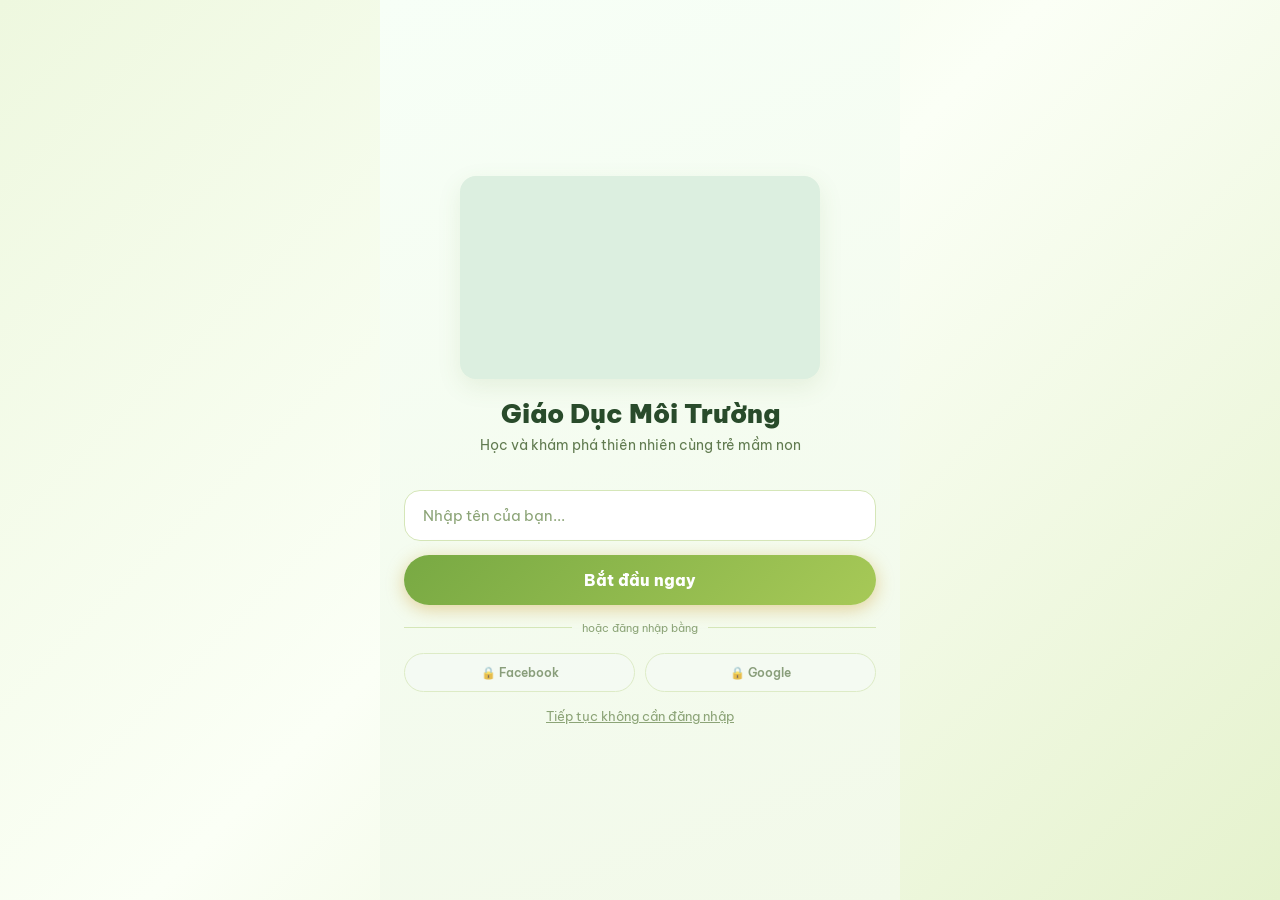
<file: index.html>
<!DOCTYPE html>
<html lang="vi">
<head>
  <meta charset="UTF-8"/><meta name="viewport" content="width=device-width,initial-scale=1"/>
  <title>Đăng nhập | Giáo Dục Môi Trường</title>
  <link rel="preconnect" href="https://fonts.googleapis.com"/>
  <link href="https://fonts.googleapis.com/css2?family=Be+Vietnam+Pro:wght@400;500;600;700;800;900&display=swap" rel="stylesheet"/>
  <link rel="stylesheet" href="style.css"/>
</head>
<body>
<div class="app">
  <div class="login-page">
    <video id="loginIntroVideo" class="login-intro-video" src="video/mam1.mp4" autoplay preload="auto" playsinline></video>
    <h1 class="login-title">Giáo Dục Môi Trường</h1>
    <p class="login-sub">Học và khám phá thiên nhiên cùng trẻ mầm non</p>
    <div class="login-form">
      <input id="nameInput" class="login-input" type="text" placeholder="Nhập tên của bạn..." maxlength="30" autocomplete="off"/>
      <button class="btn-login" onclick="doLogin()">Bắt đầu ngay</button>
      <div class="login-divider"><span>hoặc đăng nhập bằng</span></div>
      <div class="login-social">
        <button class="social-btn" type="button" disabled aria-disabled="true">🔒 Facebook</button>
        <button class="social-btn" type="button" disabled aria-disabled="true">🔒 Google</button>
      </div>
    </div>
    <p class="login-skip" onclick="skipLogin()">Tiếp tục không cần đăng nhập</p>
  </div>
</div>
<script>
const loginIntroVideo = document.getElementById('loginIntroVideo');
function playLoginIntroWithSound() {
  loginIntroVideo.muted = false;
  loginIntroVideo.volume = 1;
  loginIntroVideo.play().catch(() => loginIntroVideo.pause());
}
playLoginIntroWithSound();
document.addEventListener('pointerdown', playLoginIntroWithSound, { once: true });
document.addEventListener('keydown', playLoginIntroWithSound, { once: true });

function doLogin() {
  const val = document.getElementById('nameInput').value.trim();
  if (!val) { document.getElementById('nameInput').focus(); return; }
  localStorage.setItem('userName', val);
  location.href = 'home.html';
}
function skipLogin() {
  localStorage.removeItem('userName');
  localStorage.removeItem('feedbackEmail');
  location.href = 'home.html';
}
document.getElementById('nameInput').addEventListener('keydown', e => { if (e.key === 'Enter') doLogin(); });
</script>
</body>
</html>
</file>
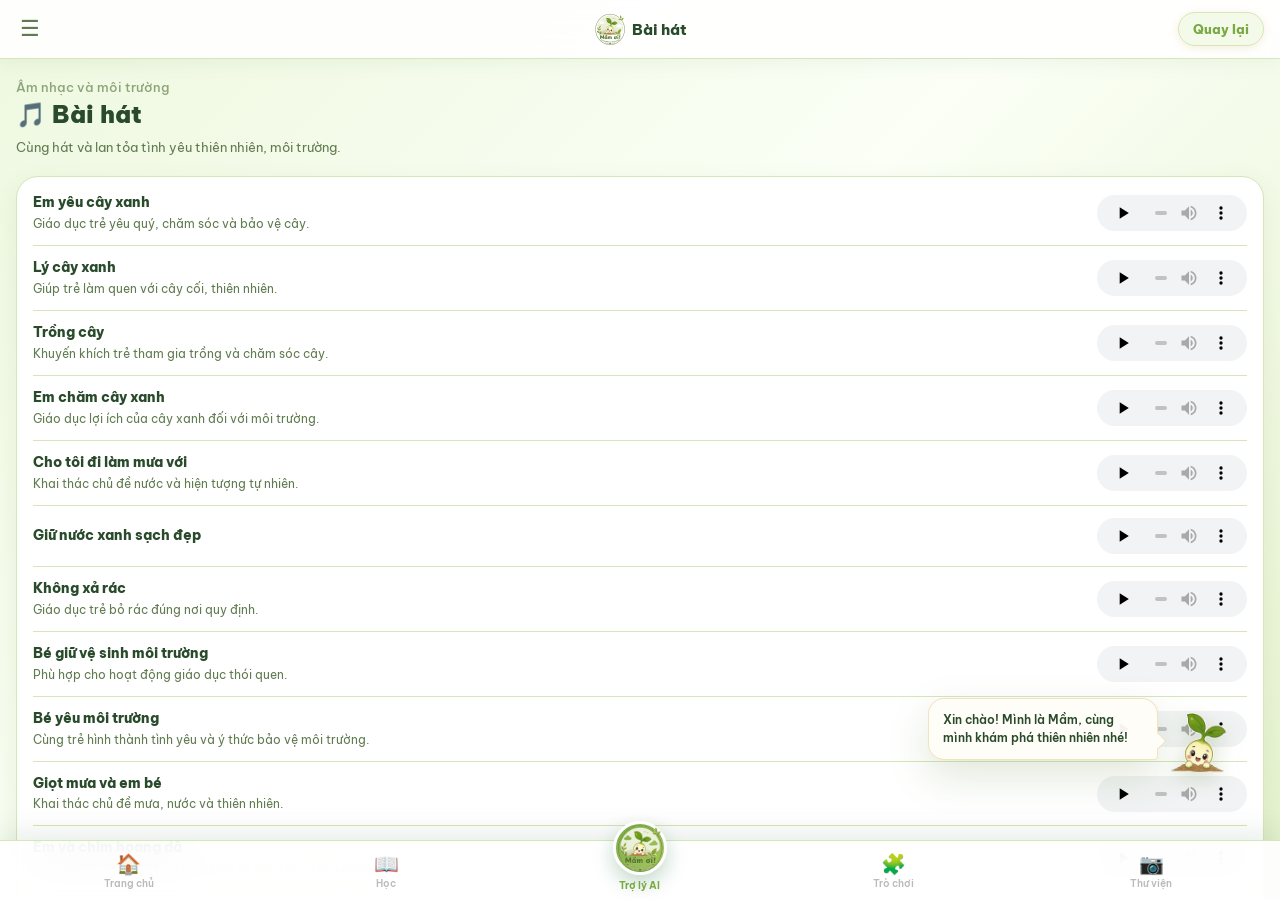
<file: baihat.html>
<!DOCTYPE html>
<html lang="vi">
<head>
  <meta charset="UTF-8"/>
  <meta name="viewport" content="width=device-width,initial-scale=1"/>
  <title>Bài hát | Giáo Dục Môi Trường</title>
  <link rel="preconnect" href="https://fonts.googleapis.com"/>
  <link href="https://fonts.googleapis.com/css2?family=Be+Vietnam+Pro:wght@400;500;600;700;800;900&display=swap" rel="stylesheet"/>
  <link rel="stylesheet" href="style.css"/>
</head>
<body>
  <div class="sidebar-overlay" id="sidebarOverlay"></div>
  <div class="sidebar" id="sidebar">
    <div class="sidebar-header">
      <div class="sidebar-avatar"><img class="logo-image" src="image/mam2-transparent.png" alt="Logo Mầm"/></div>
      <div class="sidebar-header-text"><h3>Giáo dục môi trường</h3></div>
      <button class="sidebar-close" id="sidebarClose" aria-label="Đóng menu">✕</button>
    </div>
    <div class="sidebar-menu">
      <a href="home.html" class="sidebar-item"><div class="si-icon">🏠</div><span class="si-text">Trang chủ</span></a>
      <a href="dat.html" class="sidebar-item"><div class="si-icon">🌱</div><span class="si-text">Môi trường đất</span></a>
      <a href="nuoc.html" class="sidebar-item"><div class="si-icon">💧</div><span class="si-text">Môi trường nước</span></a>
      <a href="khongkhi.html" class="sidebar-item"><div class="si-icon">💨</div><span class="si-text">Môi trường không khí</span></a>
      <a href="sinhvat.html" class="sidebar-item"><div class="si-icon">🦋</div><span class="si-text">Môi trường sinh vật</span></a>
      <a href="thuvien.html" class="sidebar-item"><div class="si-icon">📷</div><span class="si-text">Thư viện ảnh</span></a>
      <a href="baihat.html" class="sidebar-item active"><div class="si-icon">🎵</div><span class="si-text">Bài hát</span></a>
      <a href="phanhoi.html" class="sidebar-item"><div class="si-icon">📝</div><span class="si-text">Phiếu phản hồi</span></a>
      <button type="button" class="sidebar-item sidebar-logout" id="logoutBtn"><div class="si-icon">🚪</div><span class="si-text">Đăng xuất</span></button>
    </div>
  </div>

  <div class="app">
    <div class="topbar">
      <div class="topbar-left">
        <button class="btn-icon" id="menuBtn" aria-label="Mở menu">☰</button>
        <a href="#" class="topbar-back" onclick="goBackToPreviousPage(); return false;">Quay lại</a>
      </div>
      <div class="topbar-center"><img class="topbar-logo" src="image/mam2-transparent.png" alt="Logo"/> Bài hát</div>
      <div class="topbar-right"></div>
    </div>

    <div class="page">
      <div style="padding:20px 16px 10px;">
        <p class="greeting">Âm nhạc và môi trường</p>
        <h1 style="font-size:24px;font-weight:900;color:var(--brown);line-height:1.25;">🎵 Bài hát</h1>
        <p style="margin-top:8px;color:var(--brown-mid);font-size:13px;line-height:1.65;">Cùng hát và lan tỏa tình yêu thiên nhiên, môi trường.</p>
      </div>

      <div class="song-groups">
        <section class="song-group">
          <article class="song-card"><div><h3>Em yêu cây xanh</h3><p>Giáo dục trẻ yêu quý, chăm sóc và bảo vệ cây.</p></div><audio controls preload="none" src="https://www.image2url.com/r2/default/audio/1789291009661-166e8af4-84b2-43ab-ab00-18cf4b118a42.mp3"></audio></article>
          <article class="song-card"><div><h3>Lý cây xanh</h3><p>Giúp trẻ làm quen với cây cối, thiên nhiên.</p></div><audio controls preload="none" src="https://www.image2url.com/r2/default/audio/1789292322183-dab2ed7c-8b54-4dac-bc08-52e88cd2ef06.mp3"></audio></article>
          <article class="song-card"><div><h3>Trồng cây</h3><p>Khuyến khích trẻ tham gia trồng và chăm sóc cây.</p></div><audio controls preload="none" src="https://www.image2url.com/r2/default/audio/1789292373548-c22bb154-8088-47e2-a9ad-26e8ce090e95.mp3"></audio></article>
          <article class="song-card"><div><h3>Em chăm cây xanh</h3><p>Giáo dục lợi ích của cây xanh đối với môi trường.</p></div><audio controls preload="none" src="https://www.image2url.com/r2/default/audio/1789292522632-963ae65b-29bd-4102-84a4-ab3e9f00e9a0.mp3"></audio></article>
        
          <article class="song-card"><div><h3>Cho tôi đi làm mưa với</h3><p>Khai thác chủ đề nước và hiện tượng tự nhiên.</p></div><audio controls preload="none" src="https://www.image2url.com/r2/default/audio/1789297105534-4872e078-1d97-4777-8da6-41fdc09db94c.mp3"></audio></article>
          <article class="song-card"><div><h3>Giữ nước xanh sạch đẹp</h3></div><audio controls preload="none" src="https://www.image2url.com/r2/default/audio/1789297348599-82c9005a-62c1-479b-b5e0-794e01bf5ed9.mp3"></audio></article>
        
          <article class="song-card"><div><h3>Không xả rác</h3><p>Giáo dục trẻ bỏ rác đúng nơi quy định.</p></div><audio controls preload="none" src="https://www.image2url.com/r2/default/audio/1789297458013-febe6334-929b-418b-a9b7-3083412c117d.mp3"></audio></article>
          <article class="song-card"><div><h3>Bé giữ vệ sinh môi trường</h3><p>Phù hợp cho hoạt động giáo dục thói quen.</p></div><audio controls preload="none" src="https://www.image2url.com/r2/default/audio/1789297548730-37fe790a-d2a6-4a0c-a500-a4c80c5177d0.mp3"></audio></article>
        
          <article class="song-card"><div><h3>Bé yêu môi trường</h3><p>Cùng trẻ hình thành tình yêu và ý thức bảo vệ môi trường.</p></div><audio controls preload="none" src="https://www.image2url.com/r2/default/audio/1789377347812-4d139302-18d9-42ff-b3a8-104efa1aeb05.mp3"></audio></article>
          <article class="song-card"><div><h3>Giọt mưa và em bé</h3><p>Khai thác chủ đề mưa, nước và thiên nhiên.</p></div><audio controls preload="none" src="https://www.image2url.com/r2/default/audio/1789377589189-87ec8ad7-c141-484f-a3f4-91367277ad21.mp3"></audio></article>
          <article class="song-card"><div><h3>Em và chim hoang dã</h3><p>Nuôi dưỡng tình yêu và ý thức bảo vệ các loài chim hoang dã.</p></div><audio controls preload="none" src="https://www.image2url.com/r2/default/audio/1789377790748-9b576536-180a-4418-b34d-89d2d3ecbfa9.mp3"></audio></article>
          <article class="song-card"><div><h3>Hạt giống xanh</h3><p>Khuyến khích trẻ gieo trồng và chăm sóc cây xanh.</p></div><audio controls preload="none" src="https://www.image2url.com/r2/default/audio/1789377899816-24508a14-b473-4145-a862-b9917ef0a10e.mp3"></audio></article>
          <article class="song-card"><div><h3>Cá vàng bơi</h3><p>Gợi mở tình yêu với sinh vật dưới nước.</p></div><audio controls preload="none" src="https://www.image2url.com/r2/default/audio/1789378350892-e9b09add-dd24-49fb-bc3d-8e2aad904b6f.mp3"></audio></article>
          <article class="song-card"><div><h3>Nước trong mãi nhé</h3><p>Nhắc trẻ giữ gìn nguồn nước luôn sạch trong.</p></div><audio controls preload="none" src="https://www.image2url.com/r2/default/audio/1789379399095-4ee85217-1338-4e88-86d2-30a0e37889d4.mp3"></audio></article>
          <article class="song-card"><div><h3>Bầu trời xanh</h3><p>Cùng trẻ yêu quý và bảo vệ bầu không khí trong lành.</p></div><audio controls preload="none" src="https://www.image2url.com/r2/default/audio/1789379607590-5042665a-2a76-4f71-942f-ff25dc94e830.mp3"></audio></article>
          <article class="song-card"><div><h3>Giọt nước bé yêu</h3><p>Giáo dục trẻ biết trân trọng và tiết kiệm từng giọt nước.</p></div><audio controls preload="none" src="https://www.image2url.com/r2/default/audio/1789379760896-5b0ab461-f51b-4e0e-a3f2-b8d141a95081.mp3"></audio></article>
          <article class="song-card"><div><h3>Mỗi ngày thật vui</h3><p>Lan tỏa những thói quen xanh vui vẻ mỗi ngày.</p></div><audio controls preload="none" src="https://www.image2url.com/r2/default/audio/1789379910145-0c674243-a958-45d0-afb0-921ad767c213.mp3"></audio></article>
        </section>
      </div>
    </div>

    <nav class="bottom-nav">
      <a href="home.html" class="nav-item" data-page="home.html"><span class="nav-icon">🏠</span><span>Trang chủ</span></a>
      <a href="baihat.html" class="nav-item active" data-page="baihat.html"><span class="nav-icon">📖</span><span>Học</span></a>
      <div class="nav-item-center" onclick="location.href='troly.html'"><div class="nav-center-circle"><img class="logo-image" src="image/mam2-transparent.png" alt="Logo Mầm"/></div><span>Trợ lý AI</span></div>
      <a href="trochoi.html" class="nav-item" data-page="trochoi.html"><span class="nav-icon">🧩</span><span>Trò chơi</span></a>
      <a href="thuvien.html" class="nav-item" data-page="thuvien.html"><span class="nav-icon">📷</span><span>Thư viện</span></a>
    </nav>
  </div>
  <script src="script.js"></script>
</body>
</html>
</file>
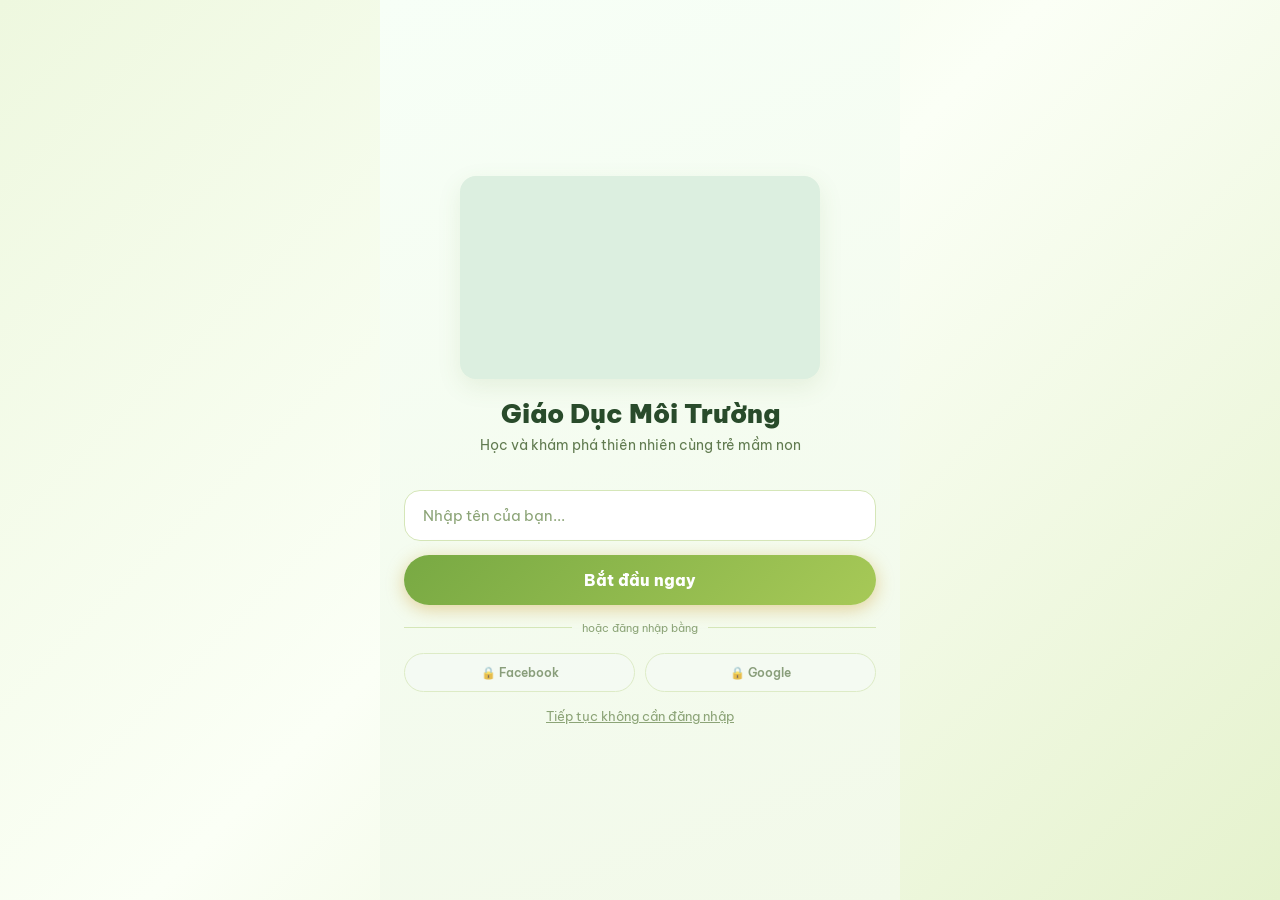
<file: login.html>
<!DOCTYPE html>
<html lang="vi">
<head>
  <meta charset="UTF-8"/><meta name="viewport" content="width=device-width,initial-scale=1"/>
  <title>Đăng nhập | Giáo Dục Môi Trường</title>
  <link rel="preconnect" href="https://fonts.googleapis.com"/>
  <link href="https://fonts.googleapis.com/css2?family=Be+Vietnam+Pro:wght@400;500;600;700;800;900&display=swap" rel="stylesheet"/>
  <link rel="stylesheet" href="style.css"/>
</head>
<body>
<div class="app">
  <div class="login-page">
    <video id="loginIntroVideo" class="login-intro-video" src="video/mam1.mp4" autoplay preload="auto" playsinline></video>
    <h1 class="login-title">Giáo Dục Môi Trường</h1>
    <p class="login-sub">Học và khám phá thiên nhiên cùng trẻ mầm non</p>
    <div class="login-form">
      <input id="nameInput" class="login-input" type="text" placeholder="Nhập tên của bạn..." maxlength="30" autocomplete="off"/>
      <button class="btn-login" onclick="doLogin()">Bắt đầu ngay</button>
      <div class="login-divider"><span>hoặc đăng nhập bằng</span></div>
      <div class="login-social">
        <button class="social-btn" type="button" disabled aria-disabled="true">🔒 Facebook</button>
        <button class="social-btn" type="button" disabled aria-disabled="true">🔒 Google</button>
      </div>
    </div>
    <p class="login-skip" onclick="skipLogin()">Tiếp tục không cần đăng nhập</p>
  </div>
</div>
<script>
const loginIntroVideo = document.getElementById('loginIntroVideo');
function playLoginIntroWithSound() {
  loginIntroVideo.muted = false;
  loginIntroVideo.volume = 1;
  loginIntroVideo.play().catch(() => {
    loginIntroVideo.pause();
  });
}
playLoginIntroWithSound();
document.addEventListener('pointerdown', playLoginIntroWithSound, { once: true });
document.addEventListener('keydown', playLoginIntroWithSound, { once: true });

function doLogin() {
  const val = document.getElementById('nameInput').value.trim();
  if (!val) { document.getElementById('nameInput').focus(); return; }
  localStorage.setItem('userName', val);
    const requestedPage = new URLSearchParams(location.search).get('return');
    const returnPage = requestedPage === 'phanhoi.html' ? 'phanhoi.html' : 'home.html';
  location.href = returnPage;
}
function skipLogin() {
  localStorage.removeItem('userName');
  localStorage.removeItem('feedbackEmail');
    location.href = 'home.html';
}
document.getElementById('nameInput').addEventListener('keydown', e => { if (e.key === 'Enter') doLogin(); });
</script>
</body>
</html>
</file>
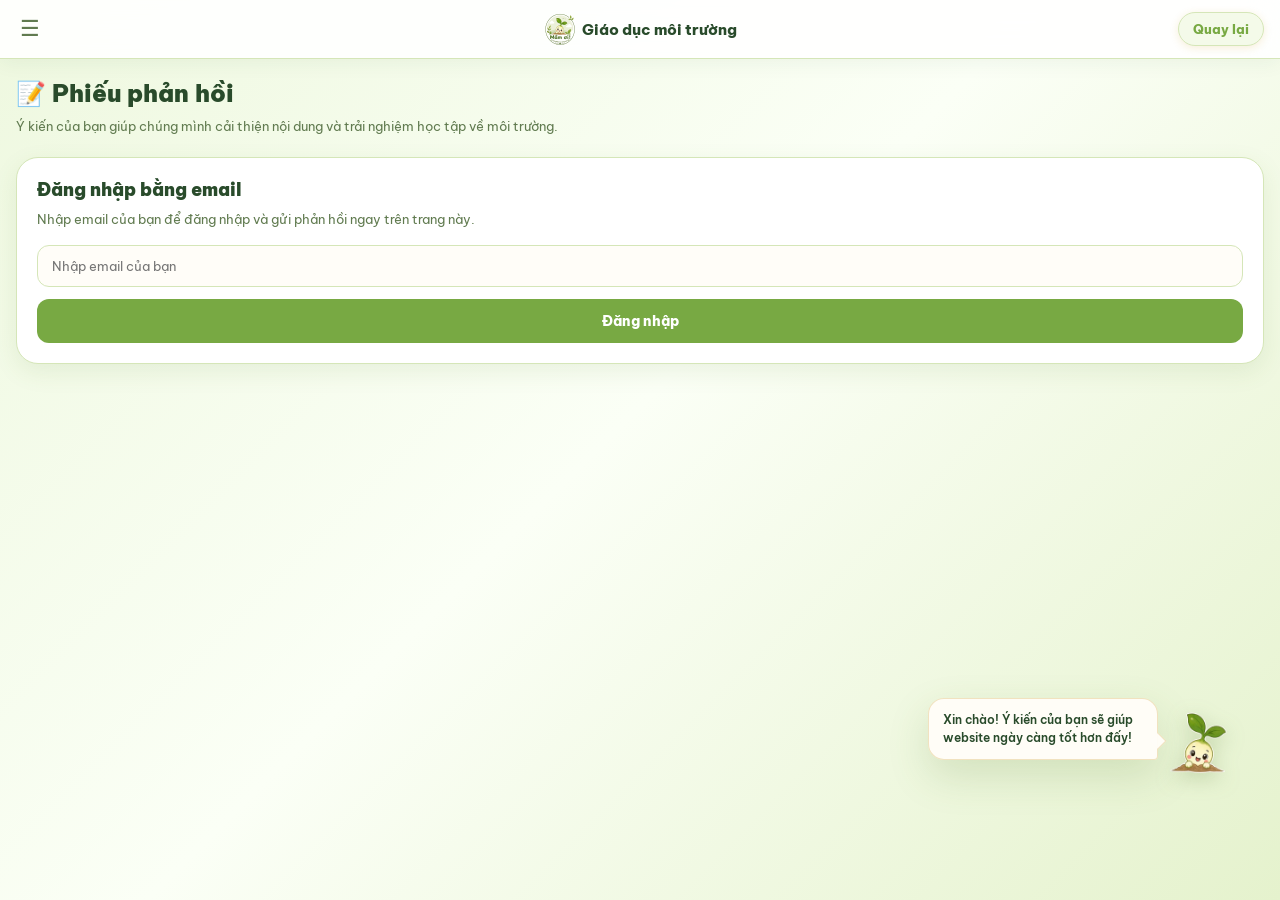
<file: phanhoi.html>
<!DOCTYPE html>
<html lang="vi">
<head>
  <meta charset="UTF-8"/>
  <meta name="viewport" content="width=device-width,initial-scale=1"/>
  <title>Phiếu Phản Hồi | Giáo Dục Môi Trường</title>
  <link rel="preconnect" href="https://fonts.googleapis.com"/>
  <link href="https://fonts.googleapis.com/css2?family=Be+Vietnam+Pro:wght@400;500;600;700;800;900&display=swap" rel="stylesheet"/>
  <link rel="stylesheet" href="style.css"/>
</head>
<body>
  <div class="sidebar-overlay" id="sidebarOverlay"></div>
  <div class="sidebar" id="sidebar">
    <div class="sidebar-header">
      <div class="sidebar-avatar"><img class="logo-image" src="image/mam2-transparent.png" alt="Logo Mầm"/></div>
      <div class="sidebar-header-text"><h3>Giáo dục môi trường</h3></div>
      <button class="sidebar-close" id="sidebarClose" aria-label="Đóng menu">✕</button>
    </div>
    <div class="sidebar-menu">
      <a href="home.html" class="sidebar-item"><div class="si-icon">🏠</div><span class="si-text">Trang chủ</span></a>
      <a href="dat.html" class="sidebar-item"><div class="si-icon">🌱</div><span class="si-text">Môi trường đất</span></a>
      <a href="nuoc.html" class="sidebar-item"><div class="si-icon">💧</div><span class="si-text">Môi trường nước</span></a>
      <a href="khongkhi.html" class="sidebar-item"><div class="si-icon">💨</div><span class="si-text">Môi trường không khí</span></a>
      <a href="sinhvat.html" class="sidebar-item"><div class="si-icon">🦋</div><span class="si-text">Môi trường sinh vật</span></a>
      <a href="thuvien.html" class="sidebar-item"><div class="si-icon">📷</div><span class="si-text">Thư viện ảnh</span></a>
      <a href="baihat.html" class="sidebar-item"><div class="si-icon">🎵</div><span class="si-text">Bài hát</span></a>
      <a href="phanhoi.html" class="sidebar-item active"><div class="si-icon">📝</div><span class="si-text">Phiếu phản hồi</span></a>
      <button type="button" class="sidebar-item sidebar-logout" id="logoutBtn"><div class="si-icon">🚪</div><span class="si-text">Đăng xuất</span></button>
    </div>
  </div>

  <div class="app">
    <div class="topbar">
      <div class="topbar-left">
        <button class="btn-icon" id="menuBtn" aria-label="Mở menu">☰</button>
        <a href="#" class="topbar-back" onclick="goBackToPreviousPage(); return false;">Quay lại</a>
      </div>
      <div class="topbar-center"><img class="topbar-logo" src="image/mam2-transparent.png" alt="Logo"/> Giáo dục môi trường</div>
      <div class="topbar-right"></div>
    </div>

    <div class="page">
      <div class="feedback-intro">
        <h1>📝 Phiếu phản hồi</h1>
        <p>Ý kiến của bạn giúp chúng mình cải thiện nội dung và trải nghiệm học tập về môi trường.</p>
      </div>
      <section class="feedback-login" id="feedbackLogin" aria-labelledby="feedbackLoginTitle">
        <h2 id="feedbackLoginTitle">Đăng nhập bằng email</h2>
        <p>Nhập email của bạn để đăng nhập và gửi phản hồi ngay trên trang này.</p>
        <input class="feedback-field" id="feedbackLoginEmail" type="email" autocomplete="email" placeholder="Nhập email của bạn"/>
        <button class="feedback-submit" id="feedbackLoginButton" type="button">Đăng nhập</button>
      </section>
      <form class="feedback-form" id="feedbackForm" hidden>
        <div class="feedback-group feedback-email-group" id="feedbackEmailGroup">
          <label class="feedback-label" for="feedbackEmail">Email của bạn</label>
          <input class="feedback-field" id="feedbackEmail" name="email" type="email" autocomplete="email" required placeholder="Nhập email để gửi phản hồi"/>
          <p class="feedback-account-note" id="feedbackAccountNote"></p>
        </div>
        <div class="feedback-group">
          <label class="feedback-label" for="feedbackName">Tên của bạn (không bắt buộc)</label>
          <input class="feedback-field" id="feedbackName" name="name" type="text" maxlength="50" placeholder="Nhập tên của bạn"/>
        </div>
        <div class="feedback-group">
          <span class="feedback-label">Bạn đánh giá website thế nào?</span>
          <div class="feedback-rating">
            <label><input type="radio" name="rating" value="1" required/><span>😟<br/>Chưa tốt</span></label>
            <label><input type="radio" name="rating" value="2"/><span>🙁<br/>Cần cải thiện</span></label>
            <label><input type="radio" name="rating" value="3"/><span>🙂<br/>Bình thường</span></label>
            <label><input type="radio" name="rating" value="4"/><span>😊<br/>Tốt</span></label>
            <label><input type="radio" name="rating" value="5"/><span>🤩<br/>Rất tốt</span></label>
          </div>
        </div>
        <div class="feedback-group">
          <label class="feedback-label" for="feedbackMessage">Nội dung góp ý</label>
          <textarea class="feedback-field" id="feedbackMessage" name="message" rows="5" maxlength="500" required placeholder="Hãy chia sẻ cảm nhận hoặc đề xuất của bạn..."></textarea>
        </div>
        <button class="feedback-submit" type="submit">Gửi phản hồi</button>
        <p class="feedback-status" id="feedbackStatus" role="status" aria-live="polite"></p>
      </form>
    </div>
  </div>

  <script src="script.js"></script>
  <script>
    const feedbackForm = document.getElementById('feedbackForm');
    const feedbackLogin = document.getElementById('feedbackLogin');
    const feedbackLoginEmail = document.getElementById('feedbackLoginEmail');
    const feedbackLoginButton = document.getElementById('feedbackLoginButton');
    const feedbackEmail = document.getElementById('feedbackEmail');
    const feedbackEmailGroup = document.getElementById('feedbackEmailGroup');
    const feedbackAccountNote = document.getElementById('feedbackAccountNote');
    const feedbackStatus = document.getElementById('feedbackStatus');
    const savedEmail = localStorage.getItem('feedbackEmail');

    const showFeedbackForm = () => {
      feedbackLogin.hidden = true;
      feedbackForm.hidden = false;
    };
    if (savedEmail) {
      showFeedbackForm();
    }
    feedbackLoginButton.addEventListener('click', () => {
      const email = feedbackLoginEmail.value.trim().toLowerCase();
      if (!feedbackLoginEmail.checkValidity()) {
        feedbackLoginEmail.focus();
        return;
      }
      localStorage.setItem('feedbackEmail', email);
      showFeedbackForm();
      feedbackEmail.value = email;
      feedbackEmailGroup.classList.add('is-signed-in');
      feedbackAccountNote.textContent = `Tài khoản email: ${email}`;
    });
    feedbackLoginEmail.addEventListener('keydown', event => {
      if (event.key === 'Enter') feedbackLoginButton.click();
    });

    if (savedEmail) {
      feedbackEmail.value = savedEmail;
      feedbackEmailGroup.classList.add('is-signed-in');
      feedbackAccountNote.textContent = `Tài khoản email: ${savedEmail}`;
    }

    feedbackForm.addEventListener('submit', function (event) {
      event.preventDefault();
      if (!feedbackForm.reportValidity()) return;
      const email = feedbackEmail.value.trim().toLowerCase();
      const name = document.getElementById('feedbackName').value.trim() || 'Không cung cấp';
      const message = document.getElementById('feedbackMessage').value.trim();
      const rating = document.querySelector('input[name="rating"]:checked');
      const ratingText = rating ? `${rating.value}/5` : 'Không cung cấp';
      localStorage.setItem('feedbackEmail', email);
      feedbackEmailGroup.classList.add('is-signed-in');
      feedbackAccountNote.textContent = `Tài khoản email: ${email}`;
      const subject = encodeURIComponent('Phản hồi website Giáo dục môi trường');
      const body = encodeURIComponent(`Email: ${email}\nTên: ${name}\nĐánh giá: ${ratingText}\n\nNội dung góp ý:\n${message}`);
      window.location.href = `mailto:Vungoclinhtnhp@gmail.com?subject=${subject}&body=${body}`;
      feedbackStatus.textContent = 'Đang mở ứng dụng email để gửi phản hồi...';
    });
  </script>
</body>
</html>
</file>
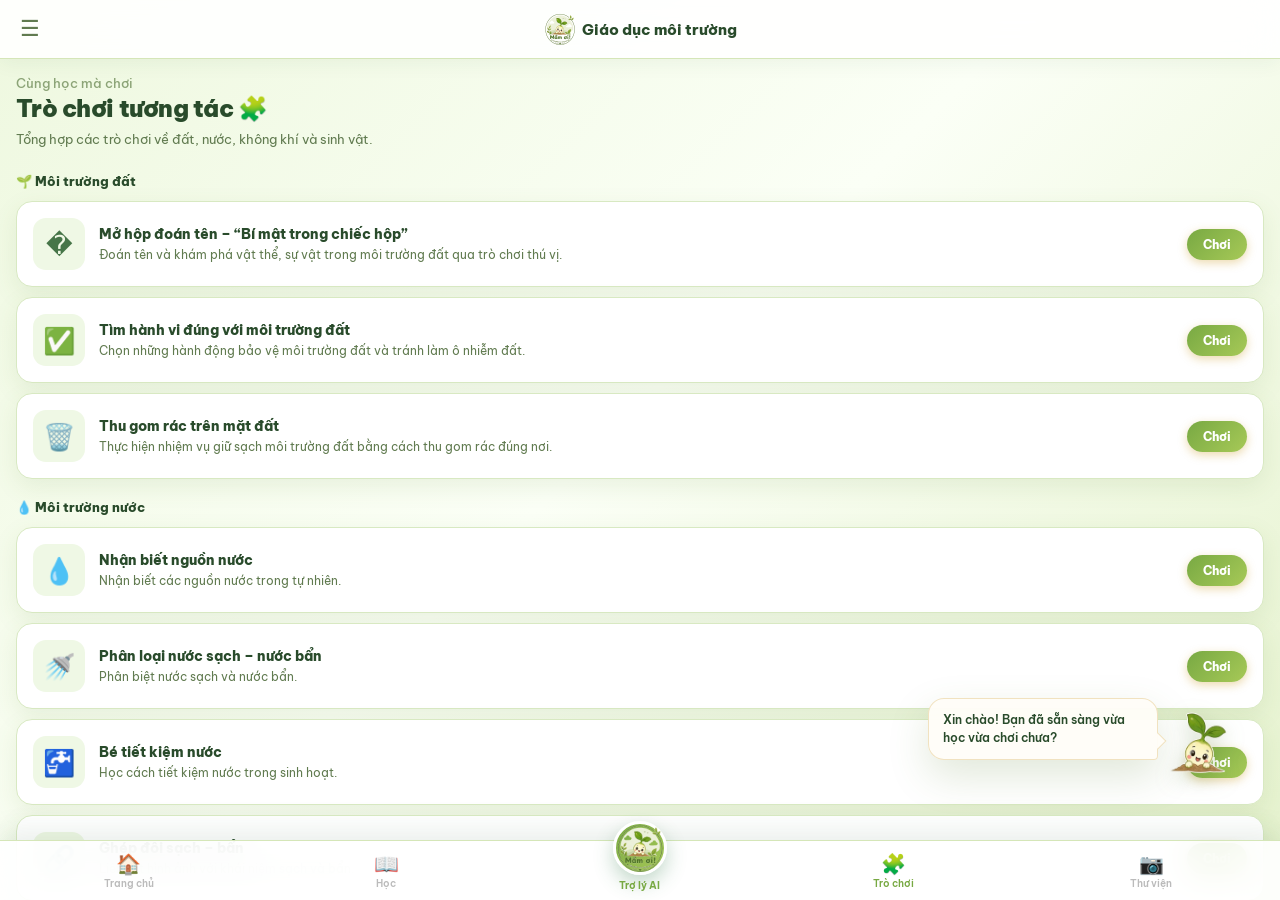
<file: trochoi.html>
<!DOCTYPE html>
<html lang="vi">
<head>
  <meta charset="UTF-8"/>
  <meta name="viewport" content="width=device-width,initial-scale=1"/>
  <title>Trò chơi tương tác | Giáo Dục Môi Trường</title>
  <link rel="preconnect" href="https://fonts.googleapis.com"/>
  <link href="https://fonts.googleapis.com/css2?family=Be+Vietnam+Pro:wght@400;500;600;700;800;900&display=swap" rel="stylesheet"/>
  <link rel="stylesheet" href="style.css"/>
</head>
<body>
  <div class="sidebar-overlay" id="sidebarOverlay"></div>
  <div class="sidebar" id="sidebar">
    <div class="sidebar-header">
      <div class="sidebar-avatar"><img class="logo-image" src="image/mam2-transparent.png" alt="Logo Mầm"/></div>
      <div class="sidebar-header-text"><h3>Giáo dục môi trường</h3></div>
      <button class="sidebar-close" id="sidebarClose">✕</button>
    </div>
    <div class="sidebar-menu">
      <a href="home.html" class="sidebar-item"><div class="si-icon">🏠</div><span class="si-text">Trang chủ</span></a>
      <a href="dat.html" class="sidebar-item"><div class="si-icon">🌱</div><span class="si-text">Môi trường đất</span></a>
      <a href="nuoc.html" class="sidebar-item"><div class="si-icon">💧</div><span class="si-text">Môi trường nước</span></a>
      <a href="khongkhi.html" class="sidebar-item"><div class="si-icon">💨</div><span class="si-text">Môi trường không khí</span></a>
      <a href="sinhvat.html" class="sidebar-item"><div class="si-icon">🦋</div><span class="si-text">Môi trường sinh vật</span></a>
      <a href="trochoi.html" class="sidebar-item active"><div class="si-icon">🧩</div><span class="si-text">Trò chơi</span></a>
      <a href="thuvien.html" class="sidebar-item"><div class="si-icon">📷</div><span class="si-text">Thư viện ảnh</span></a>
      <a href="baihat.html" class="sidebar-item"><div class="si-icon">🎵</div><span class="si-text">Bài hát</span></a>
      <a href="phanhoi.html" class="sidebar-item"><div class="si-icon">📝</div><span class="si-text">Phiếu phản hồi</span></a>
      <button type="button" class="sidebar-item sidebar-logout" id="logoutBtn"><div class="si-icon">🚪</div><span class="si-text">Đăng xuất</span></button>
    </div>
  </div>

  <div class="app">
    <div class="topbar">
      <div class="topbar-left"><button class="btn-icon" id="menuBtn" aria-label="Mở menu">☰</button></div>
      <div class="topbar-center"><img class="topbar-logo" src="image/mam2-transparent.png" alt="Logo"/> Giáo dục môi trường</div>
      <div class="topbar-right"></div>
    </div>
    <div class="page">
      <div style="padding:16px 16px 8px;">
        <p class="greeting">Cùng học mà chơi</p>
        <h1 class="page-title">Trò chơi tương tác 🧩</h1>
        <p style="font-size:13px;color:var(--brown-mid);line-height:1.6;margin-top:6px;">Tổng hợp các trò chơi về đất, nước, không khí và sinh vật.</p>
      </div>

      <div class="px16 mt16 mb8"><p class="section-label">🌱 Môi trường đất</p></div>
      <div class="game-list">
        <div class="game-card"><div class="game-icon-box">�</div><div class="game-info"><h4>Mở hộp đoán tên – “Bí mật trong chiếc hộp”</h4><p>Đoán tên và khám phá vật thể, sự vật trong môi trường đất qua trò chơi thú vị.</p></div><a href="https://wordwall.net/resource/110177512" target="_blank" rel="noopener" class="game-btn-go">Chơi</a></div>
        <div class="game-card"><div class="game-icon-box">✅</div><div class="game-info"><h4>Tìm hành vi đúng với môi trường đất</h4><p>Chọn những hành động bảo vệ môi trường đất và tránh làm ô nhiễm đất.</p></div><a href="https://view.genially.com/69e0e4785c4ec16d89c9f3b9" target="_blank" rel="noopener" class="game-btn-go">Chơi</a></div>
        <div class="game-card"><div class="game-icon-box">🗑️</div><div class="game-info"><h4>Thu gom rác trên mặt đất</h4><p>Thực hiện nhiệm vụ giữ sạch môi trường đất bằng cách thu gom rác đúng nơi.</p></div><a href="https://view.genially.com/69edc450ee80d8c95d668e87" target="_blank" rel="noopener" class="game-btn-go">Chơi</a></div>
      </div>

      <div class="px16 mt20 mb8"><p class="section-label">💧 Môi trường nước</p></div>
      <div class="game-list">
        <div class="game-card"><div class="game-icon-box">💧</div><div class="game-info"><h4>Nhận biết nguồn nước</h4><p>Nhận biết các nguồn nước trong tự nhiên.</p></div><a href="https://wordwall.net/resource/109951551" target="_blank" rel="noopener" class="game-btn-go">Chơi</a></div>
        <div class="game-card"><div class="game-icon-box">🚿</div><div class="game-info"><h4>Phân loại nước sạch – nước bẩn</h4><p>Phân biệt nước sạch và nước bẩn.</p></div><a href="https://create.kahoot.it/details/241b687d-dbff-47c0-9975-cabd9f99bb58" target="_blank" rel="noopener" class="game-btn-go">Chơi</a></div>
        <div class="game-card"><div class="game-icon-box">🚰</div><div class="game-info"><h4>Bé tiết kiệm nước</h4><p>Học cách tiết kiệm nước trong sinh hoạt.</p></div><a href="https://giaoviendoimoi.com/teacher-share/q8ag23h8e9ovbgrwmsyhoe" target="_blank" rel="noopener" class="game-btn-go">Chơi</a></div>
        <div class="game-card"><div class="game-icon-box">🔗</div><div class="game-info"><h4>Ghép đôi sạch – bẩn</h4><p>Liên kết hình ảnh với khái niệm sạch và bẩn.</p></div><a href="https://view.genially.com/69f4856e811e639728fd50b6" target="_blank" rel="noopener" class="game-btn-go">Chơi</a></div>
        <div class="game-card"><div class="game-icon-box">🌊</div><div class="game-info"><h4>Giọt nước sạch</h4><p>Hành trình của giọt nước qua trò chơi.</p></div><a href="https://create.kahoot.it/share/giot-nuoc-sach/eba9bb31-8ad4-4972-9039-dda0dcd73c2f" target="_blank" rel="noopener" class="game-btn-go">Chơi</a></div>
        <div class="game-card"><div class="game-icon-box">🌊</div><div class="game-info"><h4>Giải cứu dòng sông xanh</h4><p>Cùng tìm hiểu cách bảo vệ dòng sông sạch đẹp.</p></div><a href="https://giaoviendoimoi.com/teacher-share/98cdyu1kad73astdl1um84" target="_blank" rel="noopener" class="game-btn-go">Chơi</a></div>
      </div>

      <div class="px16 mt20 mb8"><p class="section-label">💨 Môi trường không khí</p></div>
      <div class="game-list">
        <div class="game-card"><div class="game-icon-box">🌬️</div><div class="game-info"><h4>Không khí sạch hay bẩn?</h4><p>Phân biệt không khí sạch và ô nhiễm.</p></div><a href="https://wordwall.net/resource/110029860" target="_blank" rel="noopener" class="game-btn-go">Chơi</a></div>
        <div class="game-card"><div class="game-icon-box">🎡</div><div class="game-info"><h4>Hành động đúng hay sai?</h4><p>Khám phá hành động bảo vệ không khí.</p></div><a href="https://wordwall.net/resource/110176368" target="_blank" rel="noopener" class="game-btn-go">Chơi</a></div>
        <div class="game-card"><div class="game-icon-box">🏭</div><div class="game-info"><h4>Tìm nguồn gây khói bụi</h4><p>Nhận biết nguồn gây ô nhiễm không khí.</p></div><a href="https://view.genially.com/69f46e378a191b94110c1fa7" target="_blank" rel="noopener" class="game-btn-go">Chơi</a></div>
        <div class="game-card"><div class="game-icon-box">🌦️</div><div class="game-info"><h4>Bí mật của bốn mùa</h4><p>Khám phá những đặc điểm thời tiết và không khí trong bốn mùa.</p></div><a href="https://giaoviendoimoi.com/teacher-share/k2w8ymiwjpgyq424m5q9" target="_blank" rel="noopener" class="game-btn-go">Chơi</a></div>
        <div class="game-card"><div class="game-icon-box">👕</div><div class="game-info"><h4>Bé chọn trang phục phù hợp</h4><p>Chọn trang phục phù hợp với thời tiết và môi trường không khí.</p></div><a href="https://giaoviendoimoi.com/teacher-share/132z7wwyvue8p7w3xjojifq" target="_blank" rel="noopener" class="game-btn-go">Chơi</a></div>
        <div class="game-card"><div class="game-icon-box">🌤️</div><div class="game-info"><h4>Trời này mặc gì?</h4><p>Chọn trang phục phù hợp với thời tiết.</p></div><a href="https://giaoviendoimoi.com/teacher-share/uh5a9b940sudsicvtvlj" target="_blank" rel="noopener" class="game-btn-go">Chơi</a></div>
        <div class="game-card"><div class="game-icon-box">☔</div><div class="game-info"><h4>Vali ngày mưa</h4><p>Chọn những đồ dùng phù hợp khi thời tiết mưa.</p></div><a href="https://view.genially.com/6aa16101d9feaf9efc8c264b" target="_blank" rel="noopener" class="game-btn-go">Chơi</a></div>
        <div class="game-card"><div class="game-icon-box">🌦️</div><div class="game-info"><h4>Câu đố hiện tượng tự nhiên</h4><p>Nhận biết và tìm hiểu các hiện tượng tự nhiên.</p></div><a href="https://giaoviendoimoi.com/teacher-share/26rjq15iu4pthwrmuk925" target="_blank" rel="noopener" class="game-btn-go">Chơi</a></div>
        <div class="game-card"><div class="game-icon-box">🌈</div><div class="game-info"><h4>Khám phá hiện tượng tự nhiên</h4><p>Mở rộng hiểu biết về thời tiết và thiên nhiên.</p></div><a href="https://giaoviendoimoi.com/teacher-share/wr5dzmu6sb53d58r345od" target="_blank" rel="noopener" class="game-btn-go">Chơi</a></div>
      </div>

      <div class="px16 mt20 mb8"><p class="section-label">🦋 Môi trường sinh vật</p></div>
      <div class="game-list">
        <div class="game-card"><div class="game-icon-box">🐾</div><div class="game-info"><h4>Nhận biết động vật và môi trường sống</h4><p>Nhận biết loài vật và nơi sống.</p></div><a href="https://wordwall.net/resource/109949188" target="_blank" rel="noopener" class="game-btn-go">Chơi</a></div>
        <div class="game-card"><div class="game-icon-box">🐻</div><div class="game-info"><h4>Hành vi bảo vệ động vật</h4><p>Nhận biết hành vi bảo vệ động vật.</p></div><a href="https://wordwall.net/resource/109950783" target="_blank" rel="noopener" class="game-btn-go">Chơi</a></div>
        <div class="game-card"><div class="game-icon-box">🏡</div><div class="game-info"><h4>Nhà bạn ở đâu?</h4><p>Ghép đôi sinh vật với môi trường sống.</p></div><a href="https://giaoviendoimoi.com/teacher-share/cel10vi0tres9r8ku424h" target="_blank" rel="noopener" class="game-btn-go">Chơi</a></div>
        <div class="game-card"><div class="game-icon-box">🌐</div><div class="game-info"><h4>Ai cần ai</h4><p>Khám phá mối quan hệ trong hệ sinh thái.</p></div><a href="https://wordwall.net/vi/resource/112504672" target="_blank" rel="noopener" class="game-btn-go">Chơi</a></div>
        <div class="game-card"><div class="game-icon-box">🌿</div><div class="game-info"><h4>Bé và thiên nhiên</h4><p>Khám phá thiên nhiên và những người bạn sinh vật quanh bé.</p></div><a href="https://view.genially.com/6aa3ac15ec765bb71120d9f2" target="_blank" rel="noopener" class="game-btn-go">Chơi</a></div>
        <div class="game-card"><div class="game-icon-box">🌳</div><div class="game-info"><h4>Tìm hiểu về cây xanh</h4><p>Khám phá vai trò và lợi ích của cây xanh.</p></div><a href="https://giaoviendoimoi.com/teacher-share/i02fcep937gl7rq3z1kals" target="_blank" rel="noopener" class="game-btn-go">Chơi</a></div>
        <div class="game-card"><div class="game-icon-box">🐾</div><div class="game-info"><h4>Tìm hiểu về con vật</h4><p>Nhận biết các loài vật và môi trường sống.</p></div><a href="https://giaoviendoimoi.com/teacher-share/hdyvbia05zixxtt29hip8q" target="_blank" rel="noopener" class="game-btn-go">Chơi</a></div>
      </div>
    </div>

    <nav class="bottom-nav">
      <a href="home.html" class="nav-item" data-page="home.html"><span class="nav-icon">🏠</span><span>Trang chủ</span></a>
      <a href="dat.html" class="nav-item" data-page="dat.html"><span class="nav-icon">📖</span><span>Học</span></a>
      <div class="nav-item-center" onclick="location.href='troly.html'"><div class="nav-center-circle"><img class="logo-image" src="image/mam2-transparent.png" alt="Logo Mầm"/></div><span>Trợ lý AI</span></div>
      <a href="trochoi.html" class="nav-item active" data-page="trochoi.html"><span class="nav-icon">🧩</span><span>Trò chơi</span></a>
      <a href="thuvien.html" class="nav-item" data-page="thuvien.html"><span class="nav-icon">📷</span><span>Thư viện</span></a>
    </nav>
  </div>
  <script src="script.js"></script>
</body>
</html>
</file>
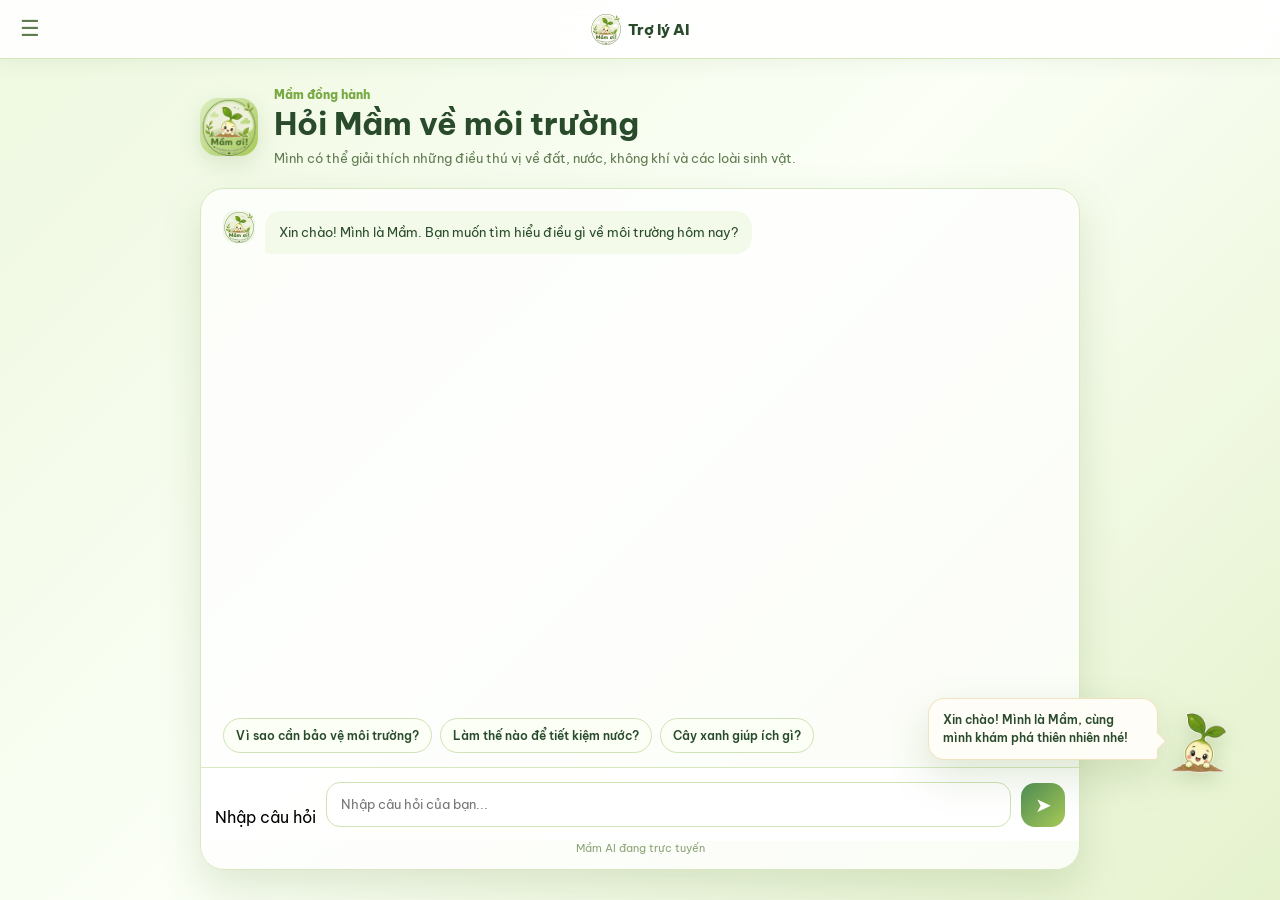
<file: troly.html>
<!DOCTYPE html>
<html lang="vi">
<head>
  <meta charset="UTF-8"/>
  <meta name="viewport" content="width=device-width,initial-scale=1"/>
  <title>Trợ lý AI | Giáo Dục Môi Trường</title>
  <link rel="preconnect" href="https://fonts.googleapis.com"/>
  <link href="https://fonts.googleapis.com/css2?family=Be+Vietnam+Pro:wght@400;500;600;700;800;900&display=swap" rel="stylesheet"/>
  <link rel="stylesheet" href="style.css"/>
</head>
<body>
<div class="sidebar-overlay" id="sidebarOverlay"></div>
<div class="sidebar" id="sidebar">
  <div class="sidebar-header">
    <div class="sidebar-avatar"><img class="logo-image" src="image/mam2-transparent.png" alt="Logo Mầm"/></div>
    <div class="sidebar-header-text"><h3>Giáo dục môi trường</h3></div>
    <button class="sidebar-close" id="sidebarClose" type="button">✕</button>
  </div>
  <div class="sidebar-menu">
    <a href="home.html" class="sidebar-item"><div class="si-icon">🏠</div><span class="si-text">Trang chủ</span></a>
    <a href="dat.html" class="sidebar-item"><div class="si-icon">🌱</div><span class="si-text">Môi trường đất</span></a>
    <a href="nuoc.html" class="sidebar-item"><div class="si-icon">💧</div><span class="si-text">Môi trường nước</span></a>
    <a href="khongkhi.html" class="sidebar-item"><div class="si-icon">💨</div><span class="si-text">Môi trường không khí</span></a>
    <a href="sinhvat.html" class="sidebar-item"><div class="si-icon">🦋</div><span class="si-text">Môi trường sinh vật</span></a>
    <a href="thuvien.html" class="sidebar-item"><div class="si-icon">📷</div><span class="si-text">Thư viện ảnh</span></a>
    <a href="baihat.html" class="sidebar-item"><div class="si-icon">🎵</div><span class="si-text">Bài hát</span></a>
    <a href="phanhoi.html" class="sidebar-item"><div class="si-icon">📝</div><span class="si-text">Phiếu phản hồi</span></a>
    <a href="troly.html" class="sidebar-item active"><div class="si-icon"><img class="mini-mam-icon" src="image/mam2-transparent.png" alt="Mầm" /></div><span class="si-text">Trợ lý AI</span></a>
    <button type="button" class="sidebar-item sidebar-logout" id="logoutBtn"><div class="si-icon">🚪</div><span class="si-text">Đăng xuất</span></button>
  </div>
</div>

<div class="app assistant-app">
  <div class="topbar">
    <div class="topbar-left">
      <button class="btn-icon" id="menuBtn" aria-label="Mở menu">☰</button>
    </div>
    <div class="topbar-center"><img class="topbar-logo" src="image/mam2-transparent.png" alt="Logo"/> Trợ lý AI</div>
    <div class="topbar-right"></div>
  </div>

  <main class="assistant-page">
    <section class="assistant-heading">
      <div class="assistant-heading-icon"><img src="image/mam2-transparent.png" alt="Logo Mầm" /></div>
      <div>
        <p class="assistant-eyebrow">Mầm đồng hành</p>
        <h1>Hỏi Mầm về môi trường</h1>
        <p class="assistant-description">Mình có thể giải thích những điều thú vị về đất, nước, không khí và các loài sinh vật.</p>
      </div>
    </section>

    <section class="assistant-chat" aria-label="Trò chuyện với trợ lý AI">
      <div class="assistant-messages" id="assistantMessages" aria-live="polite">
        <div class="assistant-message assistant-message-bot">
          <div class="assistant-avatar"><img src="image/mam2-transparent.png" alt="Mầm" /></div>
          <div class="assistant-bubble">Xin chào! Mình là Mầm. Bạn muốn tìm hiểu điều gì về môi trường hôm nay?</div>
        </div>
      </div>
      <div class="assistant-suggestions" id="assistantSuggestions">
        <button type="button" data-question="Vì sao chúng ta cần bảo vệ môi trường?">Vì sao cần bảo vệ môi trường?</button>
        <button type="button" data-question="Làm thế nào để tiết kiệm nước?">Làm thế nào để tiết kiệm nước?</button>
        <button type="button" data-question="Cây xanh giúp ích gì cho không khí?">Cây xanh giúp ích gì?</button>
      </div>
      <form class="assistant-form" id="assistantForm">
        <label class="sr-only" for="assistantInput">Nhập câu hỏi</label>
        <textarea id="assistantInput" rows="1" placeholder="Nhập câu hỏi của bạn..." autocomplete="off"></textarea>
        <button type="submit" aria-label="Gửi câu hỏi">➤</button>
      </form>
      <div class="assistant-note" id="assistantStatus">Mầm AI đang trực tuyến</div>
    </section>
  </main>
</div>
<script src="script.js"></script>
</body>
</html>
</file>
<file: style.css>
/* ── RESET ── */
*, *::before, *::after { margin:0; padding:0; box-sizing:border-box; }
html { font-size:16px; }

/* ── TOKENS ── */
:root {
  --gold:       #c8941a;
  --gold-light: #e8a820;
  --gold-pale:  #f5e6c8;
  --gold-bg:    #f1fbf2;
  --cream:      #eef9ef;
  --cream-dark: #cfe8d1;
  --white:      #ffffff;
  --brown:      #3d2b0e;
  --brown-mid:  #7a6340;
  --brown-light:#a08050;
  --border:     #e8d9b8;
  --mint:       #d4edda;
  --shadow:     0 2px 12px rgba(0,0,0,0.08);
  --shadow-lg:  0 6px 28px rgba(0,0,0,0.13);
  --r:          16px;
  --r-lg:       22px;
  --t:          0.25s cubic-bezier(.4,0,.2,1);
  --font:       'Be Vietnam Pro', sans-serif;
}

/* ── BODY / PHONE FRAME ── */
body {
  font-family: var(--font);
  background: var(--cream);
  min-height: 100vh;
}

/* Floating spirit beast mascot */
.spirit-beast {
  position: fixed; right: 24px; bottom: 92px; z-index: 60;
  width: 112px; height: 112px; object-fit: contain; cursor: grab;
  filter: drop-shadow(0 6px 10px rgba(42,112,60,.28));
  animation: spirit-float 3.2s ease-in-out infinite, spirit-sway 2.6s ease-in-out infinite;
  transition: transform .25s ease, filter .25s ease;
  user-select: none; touch-action: none;
}
.spirit-beast:hover { transform: scale(1.12) rotate(-5deg); }
.spirit-beast:active { cursor: grabbing; }
.spirit-beast.happy { animation: spirit-bounce .55s ease; }
.spirit-message {
  position: fixed; right: 122px; bottom: 140px; z-index: 61;
  width: min(230px, calc(100vw - 150px)); padding: 12px 14px;
  border: 1px solid rgba(200,148,26,.25); border-radius: 16px 16px 4px 16px;
  background: rgba(255,253,248,.96); color: var(--brown);
  font-size: 12px; font-weight: 600; line-height: 1.5;
  box-shadow: var(--shadow-lg); opacity: 0; transform: translateY(8px) scale(.96);
  pointer-events: none; transition: opacity .3s ease, transform .3s ease;
}
.spirit-message.show { opacity: 1; transform: translateY(0) scale(1); }
.spirit-message::after { content:""; position:absolute; right:-7px; bottom:12px; width:12px; height:12px; background:rgba(255,253,248,.96); border-top:1px solid rgba(200,148,26,.25); border-right:1px solid rgba(200,148,26,.25); transform:rotate(45deg); }
@media (max-width:480px) {
  .spirit-beast { right:12px; bottom:78px; width:88px; height:88px; }
  .spirit-message { right:98px; bottom:100px; width:190px; }
}
@keyframes spirit-float { 0%,100% { margin-bottom:0; } 50% { margin-bottom:10px; } }
@keyframes spirit-sway { 0%,100% { rotate:-7deg; } 50% { rotate:7deg; } }
@keyframes spirit-bounce { 0%,100% { transform:scale(1); } 45% { transform:scale(1.3) rotate(8deg); } }

.app {
  width: 100%;
  max-width: 100%;
  background: var(--cream);
  height: 100vh;
  min-height: 100vh;
  position: relative;
  overflow-x: hidden;
  display: flex;
  flex-direction: column;
}

/* ── SCROLLBAR ── */
::-webkit-scrollbar { width: 4px; }
::-webkit-scrollbar-track { background: var(--cream); }
::-webkit-scrollbar-thumb { background: var(--border); border-radius: 2px; }

/* ── TOP BAR ── */
.topbar {
  background: var(--white);
  padding: 12px 16px;
  display: flex;
  align-items: center;
  justify-content: space-between;
  position: relative; z-index: 50;
  border-bottom: 1px solid var(--border);
  flex-shrink: 0;
}
.topbar-left, .topbar-right { display:flex; align-items:center; gap:8px; min-width:40px; }
.topbar-right { justify-content: flex-end; }
.topbar-center { font-family: var(--font); font-weight: 800; font-size: 15px; color: var(--brown); display:flex; align-items:center; gap:6px; }
.btn-icon { background:none; border:none; cursor:pointer; font-size:22px; color:var(--brown-mid); padding:4px; border-radius:8px; display:flex; align-items:center; }
.btn-icon:hover { background: var(--gold-pale); }
.topbar-logo { width:32px; height:32px; border-radius:10px; background:transparent; display:flex; align-items:center; justify-content:center; font-size:16px; mix-blend-mode:multiply; }

/* Back button */
.topbar-back {
  position:absolute; right:16px; top:50%; transform:translateY(-50%);
  display:inline-flex; align-items:center; gap:5px;
  padding:8px 14px; border:1px solid var(--border); border-radius:100px;
  background:var(--gold-bg); color:var(--gold);
  font-size:13px; font-weight:800; text-decoration:none;
  box-shadow:0 2px 8px rgba(200,148,26,.16);
  transition:var(--t);
}
.topbar-back:hover { background:var(--gold-pale); border-color:var(--gold); transform:translateY(-50%) translateY(-1px); }

/* ── PAGE CONTENT ── */
.page { flex:1; min-height:0; padding: 0 0 80px; overflow-y: auto; overscroll-behavior-y: contain; }

/* Giới hạn nội dung trang ở màn lớn */
.page > *, .topbar > *, .bottom-nav > * {
  max-width: none;
}

/* Container nội dung rộng hơn trên desktop */
.hero-card { margin: 16px; }
.chips-scroll { padding: 0 16px 4px; }
.two-col { margin: 0 16px; }
.gallery-grid { padding: 0 16px; }
.game-list { padding: 0 16px; }
.video-list { padding: 0 16px; }

/* ── BOTTOM NAV ── */
.bottom-nav {
  position: fixed; bottom: 0;
  left: 0; right: 0;
  width: 100%;
  background: var(--white);
  border-top: 1px solid var(--border);
  display: flex; align-items: flex-end;
  z-index: 50;
  padding-bottom: env(safe-area-inset-bottom, 0px);
  box-shadow: 0 -4px 20px rgba(0,0,0,0.07);
}
.nav-item {
  flex:1; display:flex; flex-direction:column; align-items:center;
  padding: 8px 4px 10px; font-size: 10px; font-weight:600;
  color: #bbb; gap:3px; cursor:pointer; text-decoration:none; transition: var(--t);
}
.nav-item:hover, .nav-item.active { color: var(--gold); }
.nav-item .nav-icon { font-size:20px; line-height:1; }
.nav-item-center {
  flex:1; display:flex; flex-direction:column; align-items:center;
  padding-bottom: 8px; margin-top:-20px; gap:4px; cursor:pointer;
}
.nav-center-circle {
  width:54px; height:54px; border-radius:50%;
  background: var(--gold); display:flex; align-items:center; justify-content:center;
  font-size:26px; box-shadow:0 4px 14px rgba(200,148,26,0.45);
  border: 3px solid var(--white);
}
.nav-item-center span { font-size:10px; font-weight:700; color:var(--gold); }

/* ── SIDEBAR ── */
.sidebar-overlay {
  position: fixed; inset:0; background:rgba(0,0,0,0.45);
  z-index:199; display:none; opacity:0; transition: opacity var(--t);
}
.sidebar-overlay.open { display:block; opacity:1; }

.sidebar {
  position: fixed; top:0; bottom:0;
  left: 0;
  width: 300px;
  background: var(--white);
  z-index: 200;
  transform: translateX(-110%);
  transition: transform var(--t);
  display:flex; flex-direction:column;
  overflow-y: auto;
  border-radius: 0 var(--r-lg) var(--r-lg) 0;
  visibility: hidden;
}
.sidebar.open { transform: translateX(0); visibility: visible; }

@media (max-width:480px) {
  .sidebar { left: 0; }
}

.sidebar-header {
  background: linear-gradient(135deg, var(--gold), var(--gold-light));
  padding: 20px 16px;
  display: flex; align-items: center; gap:12px;
  position: relative; flex-shrink:0;
}
.sidebar-avatar {
  width:48px; height:48px; border-radius:50%;
  background:rgba(255,255,255,0.25); display:flex; align-items:center;
  justify-content:center; font-size:24px; border:2px solid rgba(255,255,255,0.5);
  flex-shrink:0; mix-blend-mode:multiply;
}
.sidebar-header-text { flex:1; }
.sidebar-header-text h3 { font-size:16px; font-weight:800; color:#fff; }
.sidebar-header-text p  { font-size:12px; color:rgba(255,255,255,0.8); margin-top:2px; }
.sidebar-close {
  position:absolute; top:12px; right:12px;
  background:rgba(255,255,255,0.2); border:none; border-radius:50%;
  width:30px; height:30px; display:flex; align-items:center; justify-content:center;
  font-size:16px; color:#fff; cursor:pointer;
}

.sidebar-menu { flex:1; padding: 10px 0 14px; }
.sidebar-group-label {
  padding: 12px 20px 6px;
  color: var(--brown-light);
  font-size: 10px;
  font-weight: 800;
  letter-spacing: .08em;
  text-transform: uppercase;
}
.sidebar-group-label:not(:first-child) { margin-top: 6px; border-top: 1px solid var(--border); }
.sidebar-item {
  display:flex; align-items:center; gap:14px;
  padding: 13px 20px; cursor:pointer; text-decoration:none;
  transition: var(--t); color:var(--brown);
}
.sidebar-item:hover { background: var(--gold-pale); }
.sidebar-item.active { background: var(--gold-pale); color: var(--gold); }
.sidebar-item .si-icon {
  width:36px; height:36px; border-radius:10px;
  background:var(--cream); display:flex; align-items:center;
  justify-content:center; font-size:18px; flex-shrink:0;
  overflow:hidden;
}
.sidebar-item .si-icon img, .mini-mam-icon {
  width:100%; height:100%; object-fit:contain; display:block;
}
.sidebar-item .si-icon { font-size:21px; font-family:"Segoe UI Emoji","Apple Color Emoji",var(--font); }
.sidebar-item .si-icon::before { content:none; }
.sidebar-item.active .si-icon { background: var(--gold-pale); }
.sidebar-item .si-text { font-size:14px; font-weight:600; }
.sidebar-logout {
  width:100%; border:0; background:transparent; font-family:inherit; text-align:left;
  margin-top: 8px; border-top: 1px solid var(--border); padding-top: 15px;
}
.sidebar-logout:hover { color:#b45b4b; background:#fff0ed; }
.sidebar-footer { padding:16px 20px; border-top:1px solid var(--border); font-size:11px; color:var(--brown-light); }

/* ── TOPIC INTRO ── */
.topic-intro { position:fixed; inset:0; z-index:180; display:none; align-items:center; justify-content:center; padding:20px; background:rgba(38,54,38,.48); }
.topic-intro.open { display:flex; }
.topic-intro-card { position:relative; width:min(100%,430px); padding:28px 24px 22px; border-radius:22px; background:#fffdf8; box-shadow:var(--shadow-lg); text-align:center; }
.topic-intro-close { position:absolute; top:12px; right:12px; width:30px; height:30px; border:0; border-radius:50%; background:var(--cream); color:var(--brown-mid); cursor:pointer; font-size:15px; }
.topic-intro-icon { width:68px; height:68px; margin:0 auto 12px; display:flex; align-items:center; justify-content:center; border-radius:50%; background:linear-gradient(135deg,var(--gold-light),var(--gold)); font-size:34px; box-shadow:0 5px 14px rgba(200,148,26,.25); }
.topic-intro-label { margin-bottom:5px; color:var(--gold); font-size:12px; font-weight:800; }
.topic-intro-card h2 { color:var(--brown); font-size:21px; font-weight:900; }
.topic-intro-card p:not(.topic-intro-label) { margin:12px auto 20px; max-width:350px; color:var(--brown-mid); font-size:13px; line-height:1.7; }
.topic-intro-button { display:flex; align-items:center; justify-content:center; gap:9px; width:100%; padding:13px 18px; border-radius:100px; background:linear-gradient(135deg,var(--gold-light),var(--gold)); color:#fff; font-size:13px; font-weight:800; text-decoration:none; box-shadow:0 4px 12px rgba(200,148,26,.25); transition:var(--t); }
.topic-intro-button:hover { transform:translateY(-2px); }

/* ── FEEDBACK FORM ── */
.feedback-intro { padding:20px 16px 8px; }
.feedback-intro h1 { font-size:24px; font-weight:900; color:var(--brown); line-height:1.2; }
.feedback-intro p { margin-top:8px; color:var(--brown-mid); font-size:13px; line-height:1.6; }
.feedback-login { margin:12px 16px 24px; padding:20px; background:var(--white); border:1px solid var(--border); border-radius:var(--r-lg); box-shadow:var(--shadow); }
.feedback-login h2 { color:var(--brown); font-size:18px; font-weight:900; }
.feedback-login p { margin:8px 0 16px; color:var(--brown-mid); font-size:13px; line-height:1.6; }
.feedback-login .feedback-submit { margin-top:12px; }
.feedback-form { margin:12px 16px 24px; padding:20px; background:var(--white); border:1px solid var(--border); border-radius:var(--r-lg); box-shadow:var(--shadow); }
.feedback-label { display:block; margin:0 0 8px; color:var(--brown); font-size:13px; font-weight:800; }
.feedback-field { width:100%; padding:12px 14px; border:1px solid var(--border); border-radius:12px; background:#fffdf8; color:var(--brown); font:inherit; font-size:13px; outline:none; transition:var(--t); }
.feedback-field:focus { border-color:var(--gold); box-shadow:0 0 0 3px rgba(200,148,26,.14); }
.feedback-account-note { display:none; margin-top:7px; color:#3d8b4b; font-size:12px; font-weight:700; }
.feedback-email-group.is-signed-in .feedback-account-note { display:block; }
.feedback-email-group.is-signed-in .feedback-field { background:#f1fbf2; border-color:#b9dbbd; }
.feedback-group { margin-bottom:18px; }
.feedback-rating { display:flex; flex-wrap:wrap; gap:8px; }
.feedback-rating label { flex:1; min-width:52px; }
.feedback-rating input { position:absolute; opacity:0; pointer-events:none; }
.feedback-rating span { display:block; padding:10px 8px; border:1px solid var(--border); border-radius:10px; color:var(--brown-mid); font-size:12px; text-align:center; cursor:pointer; transition:var(--t); }
.feedback-rating input:checked + span { background:var(--gold-pale); border-color:var(--gold); color:var(--gold); font-weight:800; }
.feedback-submit { width:100%; padding:13px 16px; border:0; border-radius:12px; background:var(--gold); color:#fff; font:800 14px var(--font); cursor:pointer; transition:var(--t); }
.feedback-submit:hover { background:var(--gold-light); transform:translateY(-1px); }
.feedback-status { min-height:20px; margin-top:12px; color:#3d8b4b; font-size:13px; font-weight:700; text-align:center; }

/* ── TYPOGRAPHY ── */
.greeting { font-size:13px; color:var(--brown-light); font-weight:500; margin-bottom:4px; }
.page-title { font-size:24px; font-weight:900; color:var(--brown); line-height:1.15; }
.section-label {
  font-size:13px; font-weight:800; color:var(--brown); margin-bottom:12px;
  display:flex; align-items:center; gap:6px;
}

/* ── HERO CARD ── */
.hero-card {
  margin: 16px; border-radius: var(--r-lg); overflow:hidden;
  background: var(--mint); position:relative; height:220px;
  box-shadow: var(--shadow);
}
.hero-card img { width:100%; height:100%; object-fit:contain; object-position:center; background:#e5f2e8; display:block; }
.hero-card-overlay {
  position:absolute; inset:0;
  background:linear-gradient(to top, rgba(61,43,14,0.65) 0%, transparent 55%);
}
.hero-card-text {
  position:absolute; bottom:0; left:0; right:0; padding:16px;
}
.hero-card-text h2 { font-size:18px; font-weight:900; color:#fff; }
.hero-card-text p  { font-size:12px; color:rgba(255,255,255,0.85); margin-top:3px; }

/* ── HORIZONTAL SCROLL CHIPS ── */
.chips-scroll { display:grid; grid-template-columns:repeat(4, minmax(0, 1fr)); gap:16px; overflow:visible; padding:0 16px 4px; }
.chips-scroll::-webkit-scrollbar { display:none; }
.topic-chip {
  width:auto; min-height:150px; background:var(--white); border-radius:var(--r);
  padding:20px 12px; display:flex; flex-direction:column; align-items:center; justify-content:center; gap:10px;
  box-shadow:var(--shadow); text-decoration:none; transition:var(--t); border:1.5px solid var(--border);
}
.topic-chip:hover { border-color:var(--gold); transform:translateY(-3px); box-shadow:var(--shadow-lg); }
.topic-chip .tc-icon { font-size:58px; font-family:"Segoe UI Emoji","Apple Color Emoji",sans-serif; line-height:1; }
.topic-chip .tc-icon::before { content:none; }
.topic-chip .tc-name { font-size:11px; font-weight:700; color:var(--brown); text-align:center; }
.feature-card .fc-icon, .game-card .game-icon-box, .video-info .vi-icon,
.nav-icon { font-family:"Segoe UI Emoji","Apple Color Emoji",var(--font); }
.section-label { font-family:var(--font); font-weight:800; }
.section-label .label-icon { font-family:"Segoe UI Emoji","Apple Color Emoji",sans-serif; font-weight:400; line-height:1; }
.logo-image { width:100%; height:100%; object-fit:contain; display:block; mix-blend-mode:multiply; }
.section-logo { width:22px; height:22px; object-fit:contain; display:block; mix-blend-mode:multiply; }

/* ── 2-COL CARDS ── */
.two-col { display:grid; grid-template-columns:1fr 1fr; gap:10px; margin:0 16px; }
.feature-card {
  border-radius:var(--r); padding:16px; text-decoration:none;
  display:flex; flex-direction:column; gap:6px; transition:var(--t);
  box-shadow:var(--shadow);
}
.feature-card:hover { transform:translateY(-3px); box-shadow:var(--shadow-lg); }
.feature-card .fc-icon { font-size:28px; }
.feature-card .fc-title { font-size:14px; font-weight:800; color:var(--brown); }
.feature-card .fc-sub   { font-size:11px; color:var(--brown-mid); }
.feature-games { background:#fff8e8; }
.feature-gallery { background:#e8f5e9; }
.gallery-more { text-align:center; }
.gallery-more-link { color:var(--gold); font-size:13px; font-weight:700; text-decoration:none; }
.school-note {
  margin:20px 16px 0; padding:20px; border-radius:var(--r-lg);
  background:linear-gradient(135deg,var(--gold),var(--gold-light));
}
.school-note-title { margin-bottom:4px; color:rgba(255,255,255,0.8); font-size:12px; }
.school-note-text { color:rgba(255,255,255,0.85); font-size:12px; line-height:1.6; }
.page-spacer { height:8px; }

/* ── SUBPAGE HERO ── */
.subhero {
  position:relative; height:clamp(280px, 55vw, 560px); flex-shrink:0;
}
.subhero img { width:100%; height:100%; object-fit:cover; object-position:center 56%; background:#e5f2e8; display:block; }
.subhero-overlay {
  position:absolute; inset:0;
  background:linear-gradient(to top, rgba(61,43,14,0.8) 0%, rgba(0,0,0,0.15) 100%);
}
.subhero-content { position:absolute; bottom:0; left:0; right:0; padding:16px; }
.subhero-chip {
  display:inline-block; font-size:10px; font-weight:800; letter-spacing:.08em;
  text-transform:uppercase; background:rgba(200,148,26,0.85); color:#fff;
  padding:4px 12px; border-radius:100px; margin-bottom:6px;
}
.subhero-title { font-size:22px; font-weight:900; color:#fff; line-height:1.1; }

/* Song list */
.song-groups { display:flex; flex-direction:column; gap:16px; margin:8px 16px 24px; }
.song-group { padding:16px; background:var(--white); border:1px solid var(--border); border-radius:var(--r-lg); box-shadow:var(--shadow); }
.song-group h2 { margin-bottom:12px; color:var(--brown); font-size:16px; font-weight:900; line-height:1.35; }
.song-card { display:flex; align-items:center; gap:12px; padding:12px 0; border-top:1px solid var(--border); }
.song-card:first-of-type { border-top:0; padding-top:0; }
.song-card > div { flex:1; min-width:0; }
.song-card h3 { color:var(--brown); font-size:14px; font-weight:800; line-height:1.35; }
.song-card p { margin-top:3px; color:var(--brown-mid); font-size:12px; line-height:1.5; }
.song-card audio { width:150px; height:36px; flex-shrink:0; }
@media (max-width:560px) {
  .song-card { align-items:flex-start; flex-direction:column; gap:8px; }
  .song-card audio { width:100%; }
}

/* ── GAME CARDS ── */
.game-list { display:flex; flex-direction:column; gap:10px; padding:0 16px; }
.game-card {
  background:var(--white); border-radius:var(--r); padding:16px;
  display:flex; align-items:center; gap:14px;
  box-shadow:var(--shadow); transition:var(--t); border:1.5px solid var(--border);
}
.game-card:hover { border-color:var(--gold); box-shadow:var(--shadow-lg); }
.game-icon-box {
  width:52px; height:52px; border-radius:14px;
  background:var(--gold-bg); display:flex; align-items:center;
  justify-content:center; font-size:26px; flex-shrink:0;
}
.game-info { flex:1; min-width:0; }
.game-info h4 { font-size:14px; font-weight:800; color:var(--brown); line-height:1.3; }
.game-info p  { font-size:12px; color:var(--brown-mid); margin-top:3px; line-height:1.5; }
.game-btn-go {
  background:var(--gold); color:#fff; border:none; border-radius:100px;
  padding:8px 16px; font-size:12px; font-weight:800; cursor:pointer;
  flex-shrink:0; text-decoration:none; transition:var(--t);
  display:inline-flex; align-items:center;
  box-shadow:0 3px 10px rgba(200,148,26,0.35);
}
.game-btn-go:hover { background:var(--gold-light); transform:translateY(-1px); }

/* ── QR BANNER ── */
.qr-banner { margin:16px; border-radius:var(--r); overflow:hidden; box-shadow:var(--shadow); }
.qr-banner img { width:100%; display:block; }

/* ── GALLERY (thuvien) ── */
.gallery-grid { display:grid; grid-template-columns:repeat(4, minmax(0, 1fr)); gap:10px; padding:0 16px; }
.gallery-grid img {
  width:100%; aspect-ratio:1; object-fit:cover;
  border-radius:var(--r); display:block; cursor:zoom-in;
  transition:transform .3s ease, box-shadow .3s ease;
  border:1.5px solid var(--border);
}
.gallery-grid img:hover { transform:scale(1.04); box-shadow:var(--shadow-lg); }

@media (max-width:600px) {
  .gallery-grid { grid-template-columns:repeat(2, minmax(0, 1fr)); gap:10px; }
}

/* ── LIGHTBOX ── */
.lightbox { display:none; position:fixed; inset:0; background:rgba(0,0,0,0.92); z-index:999; align-items:center; justify-content:center; }
.lightbox.open { display:flex; }
.lightbox img { max-width:92vw; max-height:88vh; border-radius:var(--r); object-fit:contain; }
.lb-close { position:absolute; top:16px; right:16px; background:rgba(255,255,255,0.15); border:none; border-radius:50%; width:40px; height:40px; font-size:20px; color:#fff; cursor:pointer; display:flex; align-items:center; justify-content:center; }

/* ── LOGIN PAGE ── */
.login-page {
  min-height:100vh; display:flex; flex-direction:column;
  align-items:center; justify-content:center;
  padding:32px 24px; gap:0;
  background: linear-gradient(160deg, #f7fff7 0%, var(--cream) 100%);
  width:min(100%, 520px); margin:0 auto;
}
.login-brand { width:72px; height:72px; object-fit:contain; margin-bottom:12px; mix-blend-mode:multiply; }
.login-intro-video { width:min(100%, 360px); aspect-ratio:16/9; border-radius:var(--r); background:#dcefe0; object-fit:cover; margin:0 auto 18px; box-shadow:var(--shadow); }
.login-social { width:100%; display:grid; grid-template-columns:1fr 1fr; gap:10px; margin-top:2px; }
.social-btn { border:1.5px solid var(--border); border-radius:100px; background:#f5faf5; color:var(--brown-mid); padding:11px 8px; font:600 12px var(--font); cursor:not-allowed; opacity:.72; }
.login-divider { display:flex; align-items:center; gap:10px; width:100%; color:var(--brown-light); font-size:11px; margin:2px 0; }
.login-divider::before,.login-divider::after { content:""; height:1px; background:var(--border); flex:1; }
.login-mascot {
  width:100px; height:100px; border-radius:50%;
  background: linear-gradient(135deg, var(--gold), var(--gold-light));
  display:flex; align-items:center; justify-content:center;
  font-size:50px; margin-bottom:20px;
  box-shadow:0 8px 28px rgba(200,148,26,0.35);
}
.login-title { font-size:26px; font-weight:900; color:var(--brown); text-align:center; margin-bottom:6px; }
.login-sub   { font-size:14px; color:var(--brown-mid); text-align:center; margin-bottom:36px; }
.login-form  { width:100%; display:flex; flex-direction:column; gap:14px; }
.login-input {
  width:100%; padding:15px 18px; font-family:var(--font); font-size:15px;
  border:1.5px solid var(--border); border-radius:var(--r);
  background:var(--white); color:var(--brown); outline:none;
  transition:var(--t);
}
.login-input:focus { border-color:var(--gold); box-shadow:0 0 0 3px rgba(200,148,26,0.15); }
.login-input::placeholder { color:var(--brown-light); }
.btn-login {
  background:var(--gold); color:#fff; border:none; border-radius:100px;
  padding:15px 24px; font-family:var(--font); font-size:16px; font-weight:800;
  cursor:pointer; transition:var(--t);
  box-shadow:0 4px 18px rgba(200,148,26,0.4);
}
.btn-login:hover { background:var(--gold-light); transform:translateY(-2px); }
.login-skip { margin-top:16px; font-size:13px; color:var(--brown-light); text-align:center; cursor:pointer; text-decoration:underline; }
.login-skip:hover { color:var(--gold); }

/* ── UTILS ── */
.px16 { padding-left:16px; padding-right:16px; }
.mt12 { margin-top:12px; }
.mt16 { margin-top:16px; }
.mt20 { margin-top:20px; }
.mb8  { margin-bottom:8px; }

.fade-up { opacity:0; transform:translateY(20px); transition:opacity .5s ease, transform .5s ease; }
.fade-up.visible { opacity:1; transform:translateY(0); }

@media (max-width:500px) {
  .app { max-width:100%; box-shadow:none; }
  .sidebar { left:0; }
}

@media (max-width:600px) {
  .chips-scroll { grid-template-columns:repeat(2, minmax(0, 1fr)); gap:10px; }
  .topic-chip { min-height:120px; padding:14px 8px; }
  .topic-chip .tc-icon { font-size:46px; }
}

/* ── VIDEO LIST ── */
.video-list { display:flex; flex-direction:column; gap:12px; padding:0 16px; }

.video-card {
  background: var(--white);
  border-radius: var(--r);
  overflow: hidden;
  box-shadow: var(--shadow);
  border: 1.5px solid var(--border);
  text-decoration: none;
  display: block;
  transition: var(--t);
}
.video-card:hover { transform: translateY(-2px); box-shadow: var(--shadow-lg); border-color: var(--gold); }

.video-thumb {
  position: relative;
  width: 100%;
  padding-top: 56.25%;
  overflow: hidden;
  background: #000;
}
.video-thumb img {
  position: absolute;
  top: 0; left: 0;
  width: 100%; height: 100%;
  object-fit: cover;
  display: block;
  transition: transform 0.4s ease;
}
.video-thumb video { position:absolute; inset:0; width:100%; height:100%; object-fit:cover; display:block; }
.video-card:hover .video-thumb img { transform: scale(1.03); }

.video-play-btn {
  position: absolute;
  top: 50%; left: 50%;
  transform: translate(-50%, -50%);
  width: 56px; height: 56px;
  background: rgba(200,148,26,0.92);
  border-radius: 50%;
  display: flex; align-items: center; justify-content: center;
  font-size: 22px;
  box-shadow: 0 4px 20px rgba(0,0,0,0.35);
  transition: var(--t);
}
.video-card:hover .video-play-btn { background: var(--gold); transform: translate(-50%,-50%) scale(1.1); }

.video-info {
  padding: 12px 14px;
  display: flex; align-items: center; gap:10px;
}
.video-info .vi-icon { font-size: 18px; flex-shrink:0; }
.video-info .vi-text { font-size: 13px; font-weight: 700; color: var(--brown); line-height:1.4; flex:1; }
.video-info .vi-arrow { font-size: 12px; color: var(--gold); font-weight:700; flex-shrink:0; }

/* ── MODERN VISUAL POLISH ── */
:root {
  --gold: #78a943;
  --gold-light: #a7c957;
  --gold-pale: #e5f2c9;
  --gold-bg: #f4fae9;
  --cream: #f2f9e9;
  --border: #d5e6b8;
  --brown: #294b2b;
  --brown-mid: #617b50;
  --brown-light: #8ca477;
  --shadow: 0 8px 24px rgba(91, 126, 52, .1);
  --shadow-lg: 0 16px 40px rgba(91, 126, 52, .18);
}
body { background: linear-gradient(135deg, #eaf7ed 0%, #f8fff9 45%, #e3f3e7 100%); }
.app { background: transparent; }
.topbar {
  background: rgba(255,255,255,.82);
  backdrop-filter: blur(16px); -webkit-backdrop-filter: blur(16px);
  box-shadow: 0 4px 20px rgba(35,91,51,.06);
}
.page { padding-bottom: 96px; }
.page-title { letter-spacing: -.03em; }
.hero-card {
  height: clamp(300px, 55vw, 560px);
  margin: 0;
  border-radius: 0;
  border: 0;
  box-shadow: var(--shadow-lg);
}
.hero-card img { object-fit: cover; object-position: center 58%; }
.hero-card-overlay { background: linear-gradient(to top, rgba(16,55,28,.78), transparent 65%); }
.chips-scroll { gap: clamp(12px, 2vw, 22px); }
.topic-chip {
  min-height: 168px; border: 1px solid rgba(52,125,75,.18);
  box-shadow: var(--shadow); background: rgba(255,255,255,.88);
}
.topic-chip:hover { transform: translateY(-6px); border-color: var(--gold-light); }
.topic-chip .tc-name { font-size: 13px; }
.two-col { gap: 16px; }
.feature-card {
  border: 1px solid rgba(52,125,75,.16);
  box-shadow: var(--shadow); transition: var(--t);
}
.feature-card:hover { transform: translateY(-5px); box-shadow: var(--shadow-lg); }
.game-card, .video-card {
  border-color: rgba(52,125,75,.15);
  box-shadow: var(--shadow);
}
.game-card:hover, .video-card:hover { border-color: var(--gold-light); }
.game-btn-go, .btn-login {
  background: linear-gradient(135deg, var(--gold), var(--gold-light));
}
.game-btn-go:hover, .btn-login:hover { background: linear-gradient(135deg, #28643b, var(--gold)); }
.bottom-nav {
  background: rgba(255,255,255,.9);
  backdrop-filter: blur(18px); -webkit-backdrop-filter: blur(18px);
  box-shadow: 0 -8px 28px rgba(35,91,51,.1);
}
.nav-item:hover, .nav-item.active, .nav-item-center span { color: var(--gold); }
.nav-center-circle { background: linear-gradient(135deg, var(--gold), var(--gold-light)); box-shadow: 0 8px 20px rgba(52,125,75,.3); }
.sidebar { box-shadow: 12px 0 36px rgba(20,65,35,.14); }
.sidebar-header { background: linear-gradient(135deg, #28643b, #5aa86d); }
.sidebar-item:hover, .sidebar-item.active { background: var(--gold-pale); }
.qr-banner, .gallery-grid img { box-shadow: var(--shadow); }
.gallery-grid { gap: 14px; }
.gallery-grid img:hover { transform:scale(1.035); }

/* Keep page banners compact while preserving their horizontal image layout. */
.hero-card, .subhero { height: auto; aspect-ratio: 16 / 9; }
.hero-card img, .subhero img { object-fit: contain; }

/* Soft cốm palette and friendly, rounded icons. */
body { background: linear-gradient(135deg, #eef8df 0%, #fbfff6 48%, #e5f2cd 100%); }
.app { background: transparent; }
.topbar { background: rgba(255,255,255,.9); }
.sidebar-header { background: linear-gradient(135deg, #4f8d55, #79b86a); }
.sidebar-item .si-icon,
.game-icon-box {
  background: #eff8e5;
  border-radius: 13px;
  color: #467548;
}
.sidebar-item:hover, .sidebar-item.active { background: #e5f2df; }
.sidebar-item .si-icon::before, .topic-chip .tc-icon::before { color: #4b8050; }
.sidebar-item:nth-child(2) .si-icon,
.topic-chip:nth-child(1) .tc-icon { color:#74a94b; }
.sidebar-item:nth-child(3) .si-icon,
.topic-chip:nth-child(2) .tc-icon { color:#5aa5a0; }
.sidebar-item:nth-child(4) .si-icon,
.topic-chip:nth-child(3) .tc-icon { color:#7d9fbd; }
.sidebar-item:nth-child(5) .si-icon,
.topic-chip:nth-child(4) .tc-icon { color:#c08a55; }
.sidebar-item .si-icon { box-shadow: inset 0 0 0 1px rgba(120,169,67,.08); }
.topic-chip, .feature-card, .game-card, .video-card {
  border-color: #d8e9c2;
  box-shadow: 0 8px 24px rgba(91,126,52,.1);
}
.topic-chip { background: rgba(255,255,255,.94); }
.topic-chip:hover, .feature-card:hover, .game-card:hover, .video-card:hover {
  border-color: #a7c957;
}
.nav-center-circle { background: linear-gradient(135deg, #78a943, #a7c957); }
.topbar-logo, .section-logo, .logo-image {
  mix-blend-mode: normal;
  background: transparent;
}
.topbar-logo, .section-logo, .logo-image { object-fit: contain; }
.sidebar-avatar { background: rgba(255,255,255,.28); mix-blend-mode: normal; }
.spirit-beast { filter: drop-shadow(0 6px 10px rgba(91,126,52,.25)); }
@media (max-width:600px) {
  .spirit-beast { width:100px; height:100px; right:12px; bottom:82px; }
}

/* AI assistant page */
.assistant-app { min-height:100vh; }
.assistant-page { flex:1; min-height:0; display:flex; flex-direction:column; width:min(100%, 920px); margin:0 auto; padding:28px 20px 30px; }
.assistant-heading { display:flex; align-items:center; gap:16px; margin-bottom:20px; }
.assistant-heading-icon { width:58px; height:58px; display:grid; place-items:center; flex-shrink:0; border-radius:18px; background:linear-gradient(135deg,#dcefc1,#a7c957); box-shadow:0 8px 22px rgba(91,126,52,.16); overflow:hidden; }
.assistant-heading-icon img { width:100%; height:100%; object-fit:contain; display:block; }
.assistant-eyebrow { color:var(--gold); font-size:12px; font-weight:800; margin-bottom:3px; }
.assistant-heading h1 { color:var(--brown); font-size:clamp(22px,4vw,32px); line-height:1.15; }
.assistant-description { color:var(--brown-mid); font-size:13px; line-height:1.55; margin-top:6px; }
.assistant-chat { flex:1; min-height:420px; display:flex; flex-direction:column; background:rgba(255,255,255,.78); border:1px solid #d8e9c2; border-radius:24px; overflow:hidden; box-shadow:var(--shadow-lg); }
.assistant-messages { flex:1; min-height:0; overflow-y:auto; padding:22px; }
.assistant-message { display:flex; align-items:flex-start; gap:10px; margin-bottom:16px; }
.assistant-message-user { flex-direction:row-reverse; }
.assistant-avatar { width:32px; height:32px; display:grid; place-items:center; flex-shrink:0; border-radius:11px; background:#eff8e5; font-size:17px; overflow:hidden; }
.assistant-avatar img, .assistant-avatar-image { width:100%; height:100%; object-fit:contain; display:block; }
.assistant-message-user .assistant-avatar { background:#d9edda; }
.assistant-bubble { max-width:min(78%, 640px); padding:11px 14px; border-radius:16px 16px 16px 4px; background:#f4fae9; color:var(--brown); font-size:13px; line-height:1.65; white-space:pre-wrap; }
.assistant-message-user .assistant-bubble { border-radius:16px 16px 4px 16px; background:#4f8d55; color:#fff; }
.assistant-suggestions { display:flex; flex-wrap:wrap; gap:8px; padding:0 22px 14px; }
.assistant-suggestions[hidden] { display:none; }
.assistant-suggestions button { border:1px solid #cfe3b6; border-radius:100px; padding:9px 12px; background:#fbfff6; color:var(--brown); font:600 12px var(--font); cursor:pointer; transition:var(--t); }
.assistant-suggestions button:hover { border-color:var(--gold); background:var(--gold-pale); }
.assistant-form { display:flex; align-items:flex-end; gap:10px; padding:14px; border-top:1px solid #d8e9c2; background:rgba(255,255,255,.86); }
.assistant-form textarea { flex:1; resize:none; min-height:44px; max-height:120px; padding:12px 14px; border:1px solid #cfe3b6; border-radius:14px; outline:none; color:var(--brown); background:#fff; font:13px/1.45 var(--font); }
.assistant-form textarea:focus { border-color:var(--gold); box-shadow:0 0 0 3px rgba(120,169,67,.14); }
.assistant-form button { width:44px; height:44px; border:0; border-radius:14px; background:linear-gradient(135deg,#4f8d55,#a7c957); color:#fff; font-size:20px; cursor:pointer; transition:var(--t); }
.assistant-form button:hover { transform:translateY(-2px); }
.assistant-form.is-loading button { opacity:.6; cursor:wait; }
.assistant-note { padding:0 16px 14px; color:var(--brown-light); font-size:11px; text-align:center; }
@media (max-width:600px) {
  .assistant-page { padding:20px 12px 20px; }
  .assistant-heading { margin-bottom:14px; }
  .assistant-heading-icon { width:48px; height:48px; font-size:24px; }
  .assistant-messages { padding:16px 12px; }
  .assistant-suggestions { padding:0 12px 12px; }
  .assistant-bubble { max-width:82%; }
  .assistant-chat { min-height:calc(100vh - 150px); border-radius:18px; }
}
</file>
